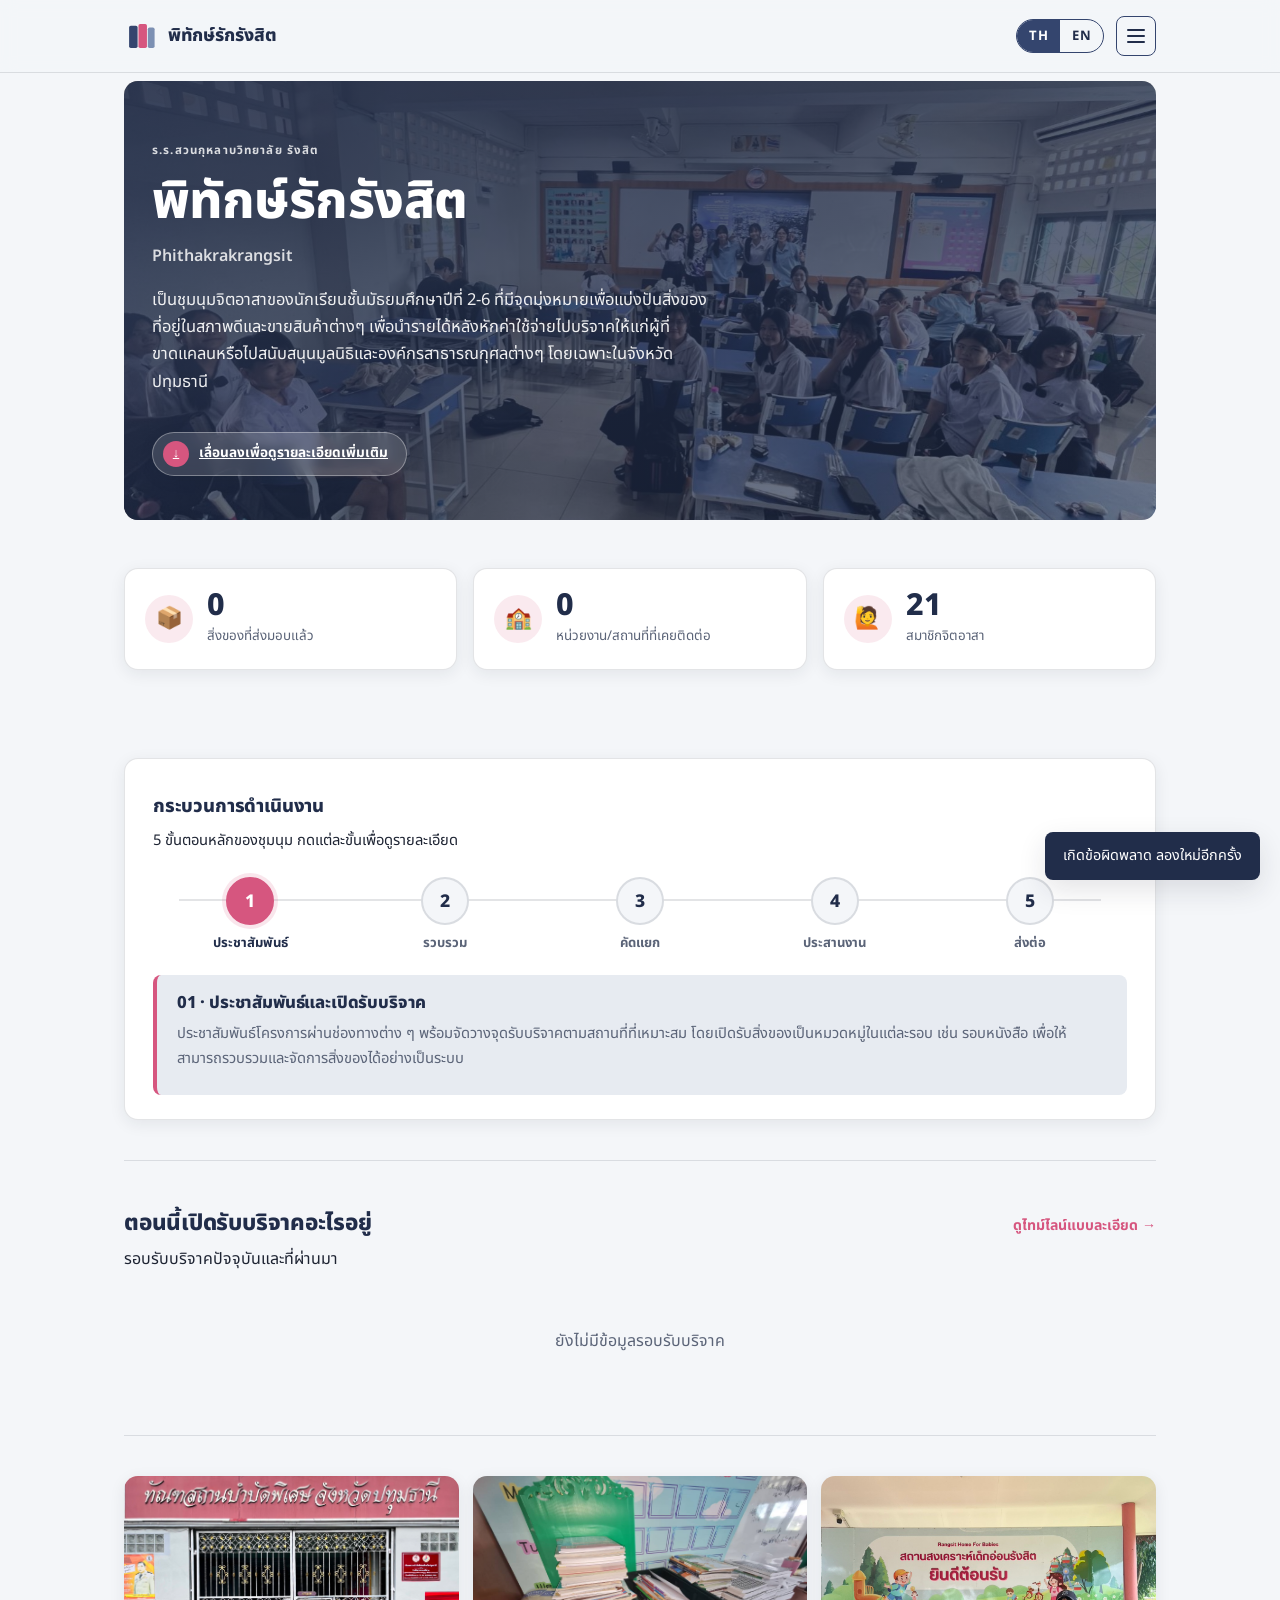
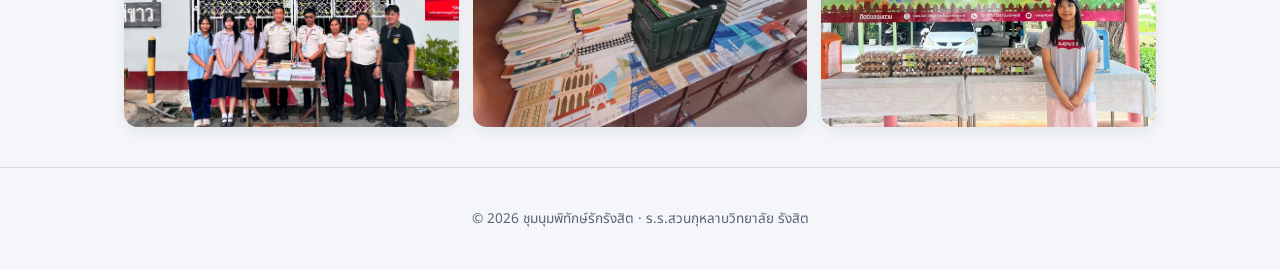
<file: index.html>
<!DOCTYPE html>
<html lang="th">
<head>
<meta charset="UTF-8">
<meta name="viewport" content="width=device-width, initial-scale=1.0">
<title>พิทักษ์รักรังสิต · ระบบจัดการของบริจาค</title>
<link rel="stylesheet" href="assets/css/style.css">
</head>
<body>
<header class="site-header" id="site-header"></header>

<main class="wrap">
  <section class="hero" id="hero-section">
    <img class="hero-bg-photo" src="assets/club-photo.jpg" alt=""
         onload="document.getElementById('hero-section').classList.add('has-photo')"
         onerror="this.remove();">
    <div class="hero-overlay"></div>
    <div class="hero-content">
      <div class="hero-eyebrow" data-i18n="hero_eyebrow"></div>
      <h1 data-i18n="hero_title"></h1>
      <div class="hero-en" data-i18n="hero_en"></div>
      <p class="lede" data-i18n="hero_lede"></p>
      <a class="scroll-cue" href="#stat-section">
        <span class="arrow-circle">↓</span>
        <span data-i18n="scroll_cue"></span>
      </a>
    </div>
  </section>

  <section id="stat-section" class="stat-grid">
    <div class="stat-card" id="stat-card-itemsDelivered">
      <div class="icon">📦</div>
      <div>
        <div class="stat-num" id="stat-num-itemsDelivered">-</div>
        <div class="stat-label" data-i18n="stat_items_delivered"></div>
      </div>
      <div class="stat-edit-form" id="stat-edit-form-itemsDelivered">
        <input type="number" min="0" id="stat-edit-input-itemsDelivered">
        <button class="btn btn-primary btn-sm" data-stat-save="itemsDelivered" data-i18n="save"></button>
        <button class="btn btn-ghost btn-sm" data-stat-cancel="itemsDelivered" data-i18n="cancel"></button>
      </div>
    </div>
    <div class="stat-card" id="stat-card-placesContacted">
      <div class="icon">🏫</div>
      <div>
        <div class="stat-num" id="stat-num-placesContacted">-</div>
        <div class="stat-label" data-i18n="stat_places"></div>
      </div>
      <div class="stat-edit-form" id="stat-edit-form-placesContacted">
        <input type="number" min="0" id="stat-edit-input-placesContacted">
        <button class="btn btn-primary btn-sm" data-stat-save="placesContacted" data-i18n="save"></button>
        <button class="btn btn-ghost btn-sm" data-stat-cancel="placesContacted" data-i18n="cancel"></button>
      </div>
    </div>
    <div class="stat-card" id="stat-card-memberCount">
      <div class="icon">🙋</div>
      <div>
        <div class="stat-num" id="stat-num-memberCount">-</div>
        <div class="stat-label" data-i18n="stat_members"></div>
      </div>
      <div class="stat-edit-form" id="stat-edit-form-memberCount">
        <input type="number" min="0" id="stat-edit-input-memberCount">
        <button class="btn btn-primary btn-sm" data-stat-save="memberCount" data-i18n="save"></button>
        <button class="btn btn-ghost btn-sm" data-stat-cancel="memberCount" data-i18n="cancel"></button>
      </div>
    </div>
  </section>

  <section style="padding-top:0;">
    <div class="members-box">
      <div class="section-title" style="margin-bottom:10px;">
        <h2 style="font-size:1.15rem;" data-i18n="process_title"></h2>
      </div>
      <p class="lede" style="margin:0 0 18px; font-size:0.92rem;" data-i18n="process_lede"></p>
      <div class="process-flow" id="process-flow"><div class="process-rail"></div></div>
      <div class="process-detail" id="process-detail"></div>
    </div>
  </section>

  <hr class="section-divider">

  <section>
    <div class="section-title">
      <h2 data-i18n="drives_title"></h2>
      <a class="see-all" href="timeline.html" data-i18n="see_all"></a>
    </div>
    <p class="lede" data-i18n="drives_lede" style="margin-top:-14px;"></p>
    <div id="admin-add-drive"></div>
    <div id="drives-list"><div class="empty-state">...</div></div>
  </section>

  <hr class="section-divider">

  <section>
    <div class="photo-gallery" id="donation-gallery">
      <img class="gallery-img" src="assets/donation-photo-1.jpg" alt="ภาพการส่งมอบและบริจาค">
      <img class="gallery-img" src="assets/donation-photo-2.jpg" alt="ภาพการส่งมอบและบริจาค">
      <img class="gallery-img" src="assets/donation-photo-3.jpg" alt="ภาพการส่งมอบและบริจาค">
    </div>
  </section>
</main>

<footer class="footer" id="site-footer"></footer>

<script src="assets/js/i18n.js"></script>
<script src="assets/js/api.js"></script>
<script src="assets/js/app.js"></script>
<script>
  renderHeader('home');
  renderFooter();
  const isAdmin = !!getAdminToken();

  /* ---------------- Process flow (5 steps) ---------------- */
  let activeStep = 0;
  function renderProcessFlow(){
    const steps = getProcessSteps();
    const flowEl = document.getElementById('process-flow');
    flowEl.innerHTML = `<div class="process-rail"></div>` + steps.map((s,i)=>`
      <button class="process-step ${i===activeStep?'on':''}" data-step="${i}">
        <span class="num-circle">${i+1}</span>
        <span class="step-label">${s.label}</span>
      </button>`).join('');
    flowEl.querySelectorAll('[data-step]').forEach(b=>{
      b.addEventListener('click', ()=>{ activeStep = Number(b.dataset.step); renderProcessFlow(); renderProcessDetail(); });
    });
  }
  function renderProcessDetail(){
    const steps = getProcessSteps();
    const s = steps[activeStep];
    const bullets = s.bullets ? `<ul>${s.bullets.map(b=>`<li>${b}</li>`).join('')}</ul>` : '';
    document.getElementById('process-detail').innerHTML = `<h3>${String(activeStep+1).padStart(2,'0')} · ${s.title}</h3><p>${s.desc}</p>${bullets}`;
  }
  function onLangChange(){ renderProcessFlow(); renderProcessDetail(); }
  renderProcessFlow();
  renderProcessDetail();

  /* ---------------- Donation drives (compact + expandable) ---------------- */
  function driveCard(d){
    return `<div class="drive-card">
      ${isAdmin ? `<button class="btn btn-outline btn-sm drive-edit" data-edit="${d.id}" data-i18n="edit"></button>` : ''}
      <div class="drive-summary">
        <div class="drive-item">${d.itemType || ''}</div>
        <button class="btn btn-ghost btn-sm" data-toggle-details="${d.id}" data-i18n="view_details"></button>
      </div>
      <div class="drive-details" id="details-${d.id}">
        <div class="drive-row"><b data-i18n="f_dateRange"></b>: ${d.dateStart || ''} – ${d.dateEnd || ''}</div>
        <div class="drive-row"><b data-i18n="f_location"></b>: ${d.location || ''}</div>
        <div class="drive-row"><b data-i18n="f_hours"></b>: ${d.hours || ''}</div>
      </div>
      <div class="edit-form sub-form" id="edit-form-${d.id}">
        <div class="field"><label data-i18n="f_itemType"></label><input class="e-itemType" value="${d.itemType||''}"></div>
        <div class="field"><label data-i18n="f_dateRange"></label>
          <div style="display:flex; gap:8px;"><input class="e-start" value="${d.dateStart||''}"><input class="e-end" value="${d.dateEnd||''}"></div>
        </div>
        <div class="field"><label data-i18n="f_location"></label><input class="e-location" value="${d.location||''}"></div>
        <div class="field"><label data-i18n="f_hours"></label><input class="e-hours" value="${d.hours||''}"></div>
        <button class="btn btn-primary btn-sm" data-save="${d.id}" data-i18n="save"></button>
        <button class="btn btn-ghost btn-sm" data-cancel="${d.id}" data-i18n="cancel"></button>
      </div>
    </div>`;
  }

  async function loadDrives(){
    const res = await apiGet('getDrives', {});
    const drives = (res && res.data) || [];
    const el = document.getElementById('drives-list');
    if(drives.length === 0){ el.innerHTML = `<div class="empty-state" data-i18n="empty_drives"></div>`; applyLang(); return; }
    el.innerHTML = drives.map(driveCard).join('');
    applyLang();
    el.querySelectorAll('[data-toggle-details]').forEach(b=> b.addEventListener('click', ()=>{
      document.getElementById('details-'+b.dataset.toggleDetails).classList.toggle('open');
    }));
    el.querySelectorAll('[data-edit]').forEach(b=> b.addEventListener('click', ()=>{
      document.getElementById('edit-form-'+b.dataset.edit).classList.toggle('open');
    }));
    el.querySelectorAll('[data-cancel]').forEach(b=> b.addEventListener('click', ()=>{
      document.getElementById('edit-form-'+b.dataset.cancel).classList.remove('open');
    }));
    el.querySelectorAll('[data-save]').forEach(b=> b.addEventListener('click', async ()=>{
      const id = b.dataset.save;
      const form = document.getElementById('edit-form-'+id);
      showToast(t('saving'));
      const res = await apiPost('updateDrive', {
        driveId: id,
        itemType: form.querySelector('.e-itemType').value,
        dateStart: form.querySelector('.e-start').value,
        dateEnd: form.querySelector('.e-end').value,
        location: form.querySelector('.e-location').value,
        hours: form.querySelector('.e-hours').value,
      });
      reportSaveResult(res);
      loadDrives();
    }));
  }

  if(isAdmin){
    document.getElementById('admin-add-drive').innerHTML = `
      <button class="add-inline-btn" id="add-drive-btn" data-i18n="add_drive"></button>
      <div class="card sub-form" id="add-drive-form" style="margin-bottom:16px;">
        <div class="field"><label data-i18n="f_itemType"></label><input id="nd-itemType"></div>
        <div class="field"><label data-i18n="f_dateRange"></label>
          <div style="display:flex; gap:8px;"><input id="nd-start" placeholder="24/06/2569"><input id="nd-end" placeholder="24/07/2569"></div>
        </div>
        <div class="field"><label data-i18n="f_location"></label><input id="nd-location"></div>
        <div class="field"><label data-i18n="f_hours"></label><input id="nd-hours"></div>
        <button class="btn btn-primary btn-sm" id="nd-save" data-i18n="save"></button>
      </div>`;
    applyLang();
    document.getElementById('add-drive-btn').addEventListener('click', ()=>{
      document.getElementById('add-drive-form').classList.toggle('open');
    });
    document.getElementById('nd-save').addEventListener('click', async ()=>{
      showToast(t('saving'));
      const res = await apiPost('addDrive', {
        itemType: document.getElementById('nd-itemType').value,
        dateStart: document.getElementById('nd-start').value,
        dateEnd: document.getElementById('nd-end').value,
        location: document.getElementById('nd-location').value,
        hours: document.getElementById('nd-hours').value,
      });
      reportSaveResult(res);
      document.getElementById('add-drive-form').classList.remove('open');
      loadDrives();
    });
  }

  const STAT_KEYS = ['itemsDelivered', 'placesContacted', 'memberCount'];
  const STAT_DEFAULTS = { itemsDelivered: '0', placesContacted: '0', memberCount: '21' };

  async function load(){
    loadDrives();

    const stats = await apiGet('getStats');
    STAT_KEYS.forEach(key => {
      const val = (stats && stats.data && stats.data[key] !== undefined) ? stats.data[key] : STAT_DEFAULTS[key];
      document.getElementById('stat-num-' + key).textContent = val;
    });
  }
  load();

  /* ---------------- All 3 homepage stats: freely editable, no sheet linkage ---------------- */
  if(isAdmin){
    STAT_KEYS.forEach(key => {
      const card = document.getElementById('stat-card-' + key);
      const editBtn = document.createElement('button');
      editBtn.className = 'stat-edit-btn';
      editBtn.textContent = '✎';
      editBtn.setAttribute('aria-label', t('edit'));
      card.appendChild(editBtn);
      const form = document.getElementById('stat-edit-form-' + key);
      const input = document.getElementById('stat-edit-input-' + key);
      const numEl = document.getElementById('stat-num-' + key);
      editBtn.addEventListener('click', ()=>{
        input.value = numEl.textContent;
        form.classList.add('open');
      });
      form.querySelector('[data-stat-cancel]').addEventListener('click', ()=> form.classList.remove('open'));
      form.querySelector('[data-stat-save]').addEventListener('click', async ()=>{
        const val = input.value;
        showToast(t('saving'));
        const res = await apiPost('updateStat', { key, value: val });
        if(reportSaveResult(res)) numEl.textContent = val;
        form.classList.remove('open');
      });
    });
  }

  /* ---------------- Donation photo gallery (falls back to placeholder if no photos yet) ---------------- */
  (function(){
    const gallery = document.getElementById('donation-gallery');
    const imgs = Array.from(gallery.querySelectorAll('img'));
    let failed = 0;
    imgs.forEach(img=>{
      img.addEventListener('error', ()=>{
        img.remove();
        failed++;
        if(failed === imgs.length){
          gallery.outerHTML = `<div class="photo-placeholder" style="background: linear-gradient(135deg, var(--rust) 0%, var(--slate) 100%);"><div class="ph-icon">🤝</div><div class="ph-label" data-i18n="ph_donation_label"></div></div>`;
          applyLang();
        }
      });
    });
  })();
</script>
</body>
</html>
</file>
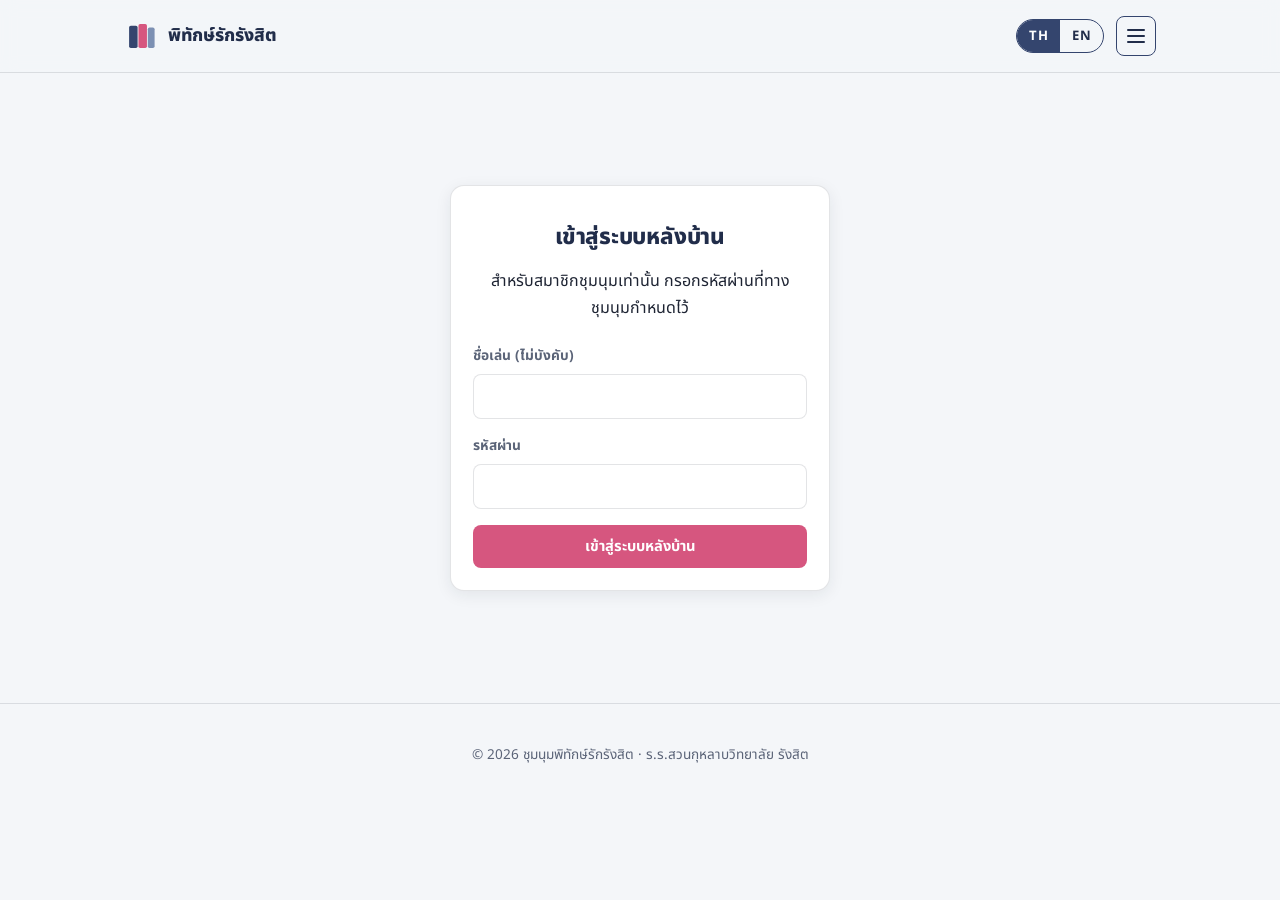
<file: finance.html>
<!DOCTYPE html>
<html lang="th">
<head>
<meta charset="UTF-8">
<meta name="viewport" content="width=device-width, initial-scale=1.0">
<title>การเงิน · พิทักษ์รักรังสิต</title>
<link rel="stylesheet" href="assets/css/style.css">
</head>
<body>
<header class="site-header" id="site-header"></header>

<main class="wrap" style="padding-top:32px;">
  <h1 style="font-size:1.6rem;" data-i18n="finance_title"></h1>
  <p class="lede" data-i18n="finance_lede"></p>

  <div class="tabs">
    <button class="tab-btn on" data-tab="orders" data-i18n="finance_tab_orders"></button>
    <button class="tab-btn" data-tab="other" data-i18n="finance_tab_other"></button>
    <button class="tab-btn" data-tab="donation" data-i18n="finance_tab_donation"></button>
  </div>

  <!-- 1. Order approval -->
  <section class="tab-panel on" id="panel-orders">
    <div class="section-title"><h2 style="font-size:1.1rem;" data-i18n="orders_title"></h2></div>
    <div id="orders-list"></div>
  </section>

  <!-- 2. Other income -->
  <section class="tab-panel" id="panel-other">
    <div class="card" style="max-width:520px;">
      <h2 style="font-size:1.1rem;" data-i18n="other_income_title"></h2>
      <form id="other-form">
        <div class="checkbox-row">
          <input type="checkbox" id="oi-isweight">
          <label for="oi-isweight" data-i18n="is_weight_sale"></label>
        </div>
        <div class="field" id="oi-pick-field" style="display:none;">
          <label data-i18n="f_pickItem"></label>
          <select id="oi-item"></select>
        </div>
        <div class="field"><label data-i18n="f_donor"></label><input id="oi-donor" required></div>
        <div class="field"><label data-i18n="f_amount"></label><input id="oi-amount" type="number" min="0" required></div>
        <div class="field"><label data-i18n="f_note"></label><textarea id="oi-note"></textarea></div>
        <div class="field"><label data-i18n="f_slip"></label><input type="file" accept="image/*" id="oi-slip-file"></div>
        <button class="btn btn-primary" type="submit" data-i18n="f_add"></button>
      </form>
    </div>
  </section>

  <!-- 3. Post-sale donation -->
  <section class="tab-panel" id="panel-donation">
    <div class="card" style="max-width:520px;">
      <h2 style="font-size:1.1rem;" data-i18n="finance_donation_title"></h2>
      <form id="donation-form">
        <div class="field"><label data-i18n="f_amount"></label><input id="fd-amount" type="number" min="0" required></div>
        <div class="field"><label data-i18n="f_dest"></label><input id="fd-dest" required></div>
        <div class="field"><label data-i18n="f_donationBy"></label><input id="fd-by" required></div>
        <button class="btn btn-primary" type="submit" data-i18n="f_add"></button>
      </form>
    </div>
  </section>

  <hr class="section-divider" style="margin:36px 0;">
  <div class="section-title"><h2 style="font-size:1.1rem;" data-i18n="finance_ledger_title"></h2></div>
  <div id="finance-summary" style="margin-bottom:16px;"></div>
  <div id="finance-ledger"></div>
</main>

<footer class="footer" id="site-footer"></footer>

<script src="assets/js/i18n.js"></script>
<script src="assets/js/api.js"></script>
<script src="assets/js/app.js"></script>
<script>
  requireAdmin('login.html');
  renderHeader('finance');
  renderFooter();

  document.querySelectorAll('.tab-btn').forEach(btn=>{
    btn.addEventListener('click', ()=>{
      document.querySelectorAll('.tab-btn').forEach(b=>b.classList.remove('on'));
      document.querySelectorAll('.tab-panel').forEach(p=>p.classList.remove('on'));
      btn.classList.add('on');
      document.getElementById('panel-'+btn.dataset.tab).classList.add('on');
    });
  });

  /* ---- 1. Orders ---- */
  function orderEditForm(o){
    return `<div class="sub-form" id="oedit-${o.id}">
      <div class="field"><label data-i18n="f_name"></label><input class="oe-name" value="${o.name||''}"></div>
      <div class="field"><label data-i18n="f_contact"></label><input class="oe-contact" value="${o.contact||''}"></div>
      <div class="field"><label data-i18n="f_address"></label><textarea class="oe-address">${o.address||''}</textarea></div>
      <button class="btn btn-primary btn-sm" data-osave="${o.id}" data-i18n="save"></button>
      <button class="btn btn-ghost btn-sm" data-ocancel="${o.id}" data-i18n="cancel"></button>
    </div>`;
  }
  async function loadOrders(){
    const [ordersRes, stockRes] = await Promise.all([apiGet('getOrders', {}), apiGet('getStock', {})]);
    const list = document.getElementById('orders-list');
    const orders = (ordersRes && ordersRes.data) || [];
    const stockById = {};
    ((stockRes && stockRes.data) || []).forEach(s => { stockById[s.id] = s; });
    if(orders.length === 0){ list.innerHTML = `<div class="empty-state">-</div>`; return; }
    list.innerHTML = orders.map(o => {
      const itemTitle = (stockById[o.itemId] && (stockById[o.itemId].title || stockById[o.itemId].category)) || o.itemId;
      const status = o.status || 'pending';
      const statusLabel = { pending: t('status_pending'), approved: t('approve'), shipped: t('status_shipped'), rejected: t('reject') }[status] || status;
      return `
      <div class="card" style="margin-bottom:14px;">
        <div style="display:flex; justify-content:space-between; gap:16px; flex-wrap:wrap;">
          <div>
            <div style="font-weight:700;">${o.name} - ${itemTitle}</div>
            <div style="color:var(--ink-soft); font-size:0.88rem;">${o.contact || ''} · ฿${o.price ?? ''} · ${o.address || ''}</div>
            ${o.slip ? `<a href="${o.slip}" target="_blank" style="font-size:0.85rem; color:var(--rust);">slip →</a>` : ''}
          </div>
          <div style="display:flex; gap:8px; align-items:center; flex-wrap:wrap;">
            <span class="badge ${status}">${statusLabel}</span>
            ${status === 'pending' ? `
              <button class="btn btn-primary btn-sm" data-act="approve" data-id="${o.id}">${t('approve')}</button>
              <button class="btn btn-ghost btn-sm" data-act="reject" data-id="${o.id}">${t('reject')}</button>` : ''}
            ${status === 'approved' ? `
              <button class="btn btn-primary btn-sm" data-act="ship" data-id="${o.id}">${t('mark_shipped')}</button>` : ''}
            <button class="btn btn-ghost btn-sm" data-oedit-toggle="${o.id}" data-i18n="edit"></button>
            <button class="btn btn-ghost btn-sm" data-odelete="${o.id}" data-i18n="delete"></button>
          </div>
        </div>
        ${orderEditForm(o)}
      </div>`;
    }).join('');
    applyLang();
    list.querySelectorAll('button[data-act]').forEach(b=>{
      b.addEventListener('click', async ()=>{
        const action = b.dataset.act === 'approve' ? 'approveOrder' : b.dataset.act === 'ship' ? 'markShipped' : 'rejectOrder';
        showToast(t('saving'));
        const res = await apiPost(action, { orderId: b.dataset.id });
        reportSaveResult(res);
        loadOrders(); loadFinance();
      });
    });
    list.querySelectorAll('[data-oedit-toggle]').forEach(b=> b.addEventListener('click', ()=>{
      document.getElementById('oedit-'+b.dataset.oeditToggle).classList.toggle('open');
    }));
    list.querySelectorAll('[data-ocancel]').forEach(b=> b.addEventListener('click', ()=>{
      document.getElementById('oedit-'+b.dataset.ocancel).classList.remove('open');
    }));
    list.querySelectorAll('[data-osave]').forEach(b=> b.addEventListener('click', async ()=>{
      const id = b.dataset.osave;
      const form = document.getElementById('oedit-'+id);
      showToast(t('saving'));
      const res = await apiPost('updateOrder', {
        orderId: id,
        name: form.querySelector('.oe-name').value,
        contact: form.querySelector('.oe-contact').value,
        address: form.querySelector('.oe-address').value,
      });
      reportSaveResult(res); loadOrders();
    }));
    list.querySelectorAll('[data-odelete]').forEach(b=> b.addEventListener('click', async ()=>{
      if(!confirm(t('confirm_delete'))) return;
      const res = await apiPost('deleteOrder', { orderId: b.dataset.odelete });
      reportSaveResult(res); loadOrders();
    }));
  }

  /* ---- 2. Other income ---- */
  document.getElementById('oi-isweight').addEventListener('change', async (e)=>{
    document.getElementById('oi-pick-field').style.display = e.target.checked ? 'block' : 'none';
    if(e.target.checked){
      const res = await apiGet('getStock', {});
      const items = ((res && res.data) || []).filter(i => i.action === 'weight');
      const sel = document.getElementById('oi-item');
      sel.innerHTML = items.map(i => `<option value="${i.id}">${i.title || i.category}</option>`).join('') || `<option value="">-</option>`;
    }
  });
  document.getElementById('other-form').addEventListener('submit', async (e)=>{
    e.preventDefault();
    const submitBtn = e.target.querySelector('button[type="submit"]');
    submitBtn.disabled = true;
    const isWeight = document.getElementById('oi-isweight').checked;
    const slipUrl = await uploadPhotoIfAny(document.getElementById('oi-slip-file'));
    showToast(t('saving'));
    const res = await apiPost('addOtherIncome', {
      isWeightSale: isWeight,
      itemId: isWeight ? document.getElementById('oi-item').value : '',
      donor: document.getElementById('oi-donor').value,
      amount: Number(document.getElementById('oi-amount').value || 0),
      note: document.getElementById('oi-note').value,
      slip: slipUrl,
    });
    submitBtn.disabled = false;
    reportSaveResult(res);
    document.getElementById('other-form').reset();
    document.getElementById('oi-pick-field').style.display = 'none';
    loadFinance();
  });

  /* ---- 3. Post-sale donation ---- */
  document.getElementById('donation-form').addEventListener('submit', async (e)=>{
    e.preventDefault();
    showToast(t('saving'));
    const res = await apiPost('addPostSaleDonation', {
      amount: Number(document.getElementById('fd-amount').value || 0),
      destination: document.getElementById('fd-dest').value,
      donor: document.getElementById('fd-by').value,
    });
    reportSaveResult(res);
    document.getElementById('donation-form').reset();
    loadFinance();
  });

  /* ---- Ledger ---- */
  async function loadFinance(){
    const res = await apiGet('getFinance', {});
    const rows = (res && res.data) || [];
    const el = document.getElementById('finance-ledger');
    const summaryEl = document.getElementById('finance-summary');
    const income = rows.filter(r => r.type === 'order' || r.type === 'other').reduce((s,r)=> s + Number(r.amount||0), 0);
    const expense = rows.filter(r => r.type === 'donation').reduce((s,r)=> s + Number(r.amount||0), 0);
    const net = income - expense;
    if(rows.length === 0){
      el.innerHTML = `<div class="empty-state">-</div>`;
      summaryEl.innerHTML = '';
      return;
    }
    summaryEl.innerHTML = `<div class="stat-grid" style="margin:0;">
      <div class="stat-card"><div class="icon" style="background:rgba(62,133,119,0.14); color:var(--sage);">+</div>
        <div><div class="stat-num" style="color:var(--sage); font-size:1.5rem;">฿${income.toLocaleString()}</div><div class="stat-label">${t('total_income')}</div></div></div>
      <div class="stat-card"><div class="icon" style="background:rgba(192,57,43,0.12); color:var(--danger);">-</div>
        <div><div class="stat-num" style="color:var(--danger); font-size:1.5rem;">฿${expense.toLocaleString()}</div><div class="stat-label">${t('total_expense')}</div></div></div>
      <div class="stat-card"><div class="icon">=</div>
        <div><div class="stat-num" style="font-size:1.5rem;">฿${net.toLocaleString()}</div><div class="stat-label">${t('net_balance')}</div></div></div>
    </div>`;
    const typeLabel = { order: t('type_order'), other: t('type_other'), donation: t('type_donation') };
    el.innerHTML = `<div class="card"><table style="width:100%; border-collapse:collapse; font-size:0.9rem;">
      <thead><tr style="text-align:left; border-bottom:1px solid var(--line);">
        <th style="padding:6px;">${t('f_date')}</th><th>${t('f_type')}</th><th>${t('f_donor')}</th><th>${t('f_amount')}</th><th>${t('f_dest')}</th><th></th>
      </tr></thead>
      <tbody>${rows.map(r=>`<tr style="border-bottom:1px solid var(--line);">
        <td style="padding:6px;">${r.date||''}</td><td>${typeLabel[r.type]||r.type||''}</td><td>${r.donor||''}</td>
        <td style="color:${r.type==='donation' ? 'var(--danger)' : 'var(--sage)'};">${r.type==='donation'?'-':'+'}฿${r.amount||0}</td><td>${r.destination||''}</td>
        <td><button class="btn btn-ghost btn-sm" data-fdelete="${r.id}" data-i18n="delete"></button></td>
      </tr>`).join('')}</tbody>
    </table></div>`;
    applyLang();
    el.querySelectorAll('[data-fdelete]').forEach(b=> b.addEventListener('click', async ()=>{
      if(!confirm(t('confirm_delete'))) return;
      const res = await apiPost('deleteFinanceEntry', { financeId: b.dataset.fdelete });
      reportSaveResult(res); loadFinance();
    }));
  }

  loadOrders();
  loadFinance();
</script>
</body>
</html>
</file>
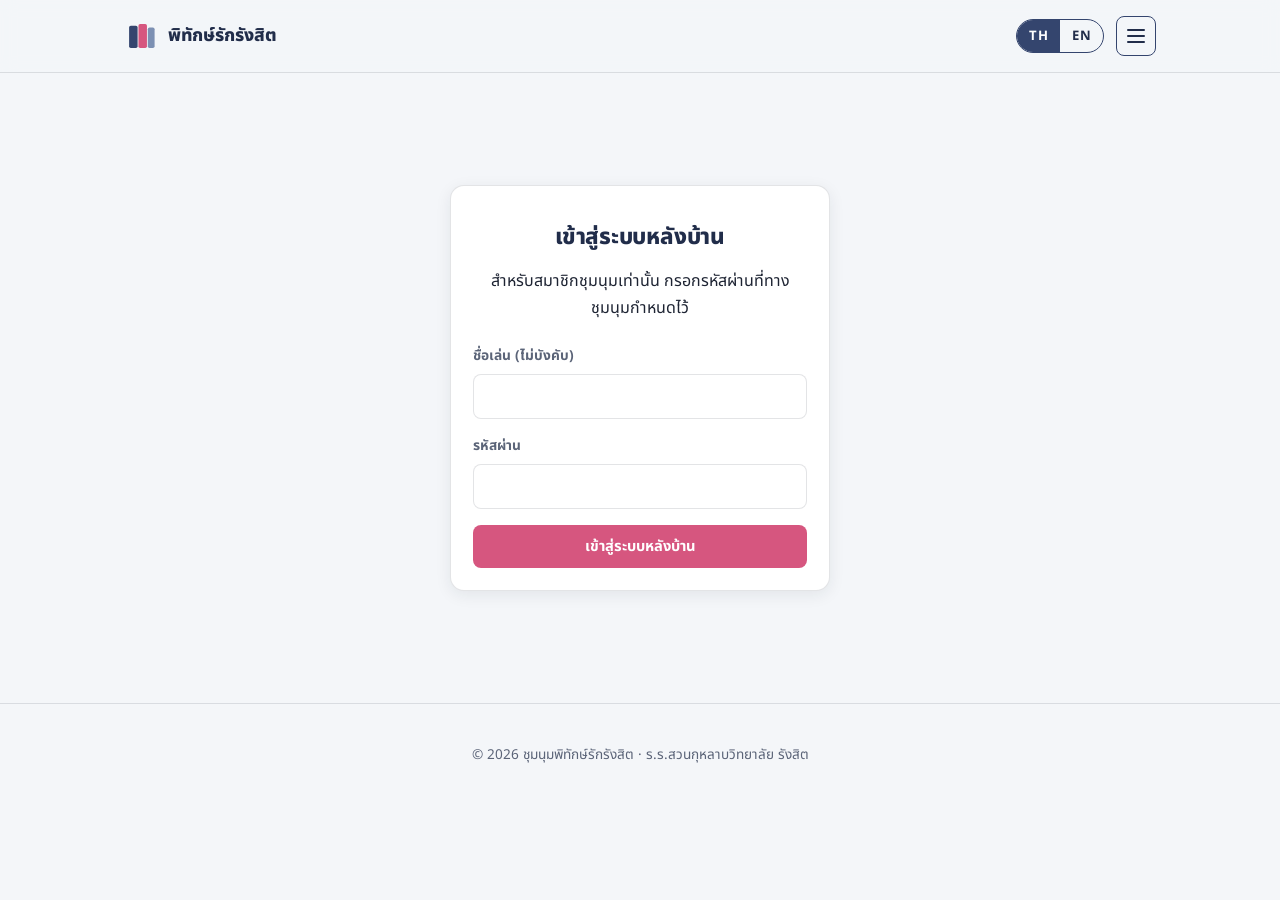
<file: login.html>
<!DOCTYPE html>
<html lang="th">
<head>
<meta charset="UTF-8">
<meta name="viewport" content="width=device-width, initial-scale=1.0">
<title>เข้าสู่ระบบหลังบ้าน — พิทักษ์รักษ์รังสิต</title>
<link rel="stylesheet" href="assets/css/style.css">
</head>
<body>
<header class="site-header" id="site-header"></header>

<main class="wrap" style="display:flex; align-items:center; justify-content:center; min-height:70vh;">
  <div class="card" style="max-width:380px; width:100%;">
    <h1 style="font-size:1.4rem; text-align:center;" data-i18n="login_title"></h1>
    <p class="lede" data-i18n="login_lede" style="margin-bottom:24px; text-align:center;"></p>

    <form id="login-form">
      <div class="field"><label data-i18n="f_nickname"></label><input id="lg-name"></div>
      <div class="field"><label data-i18n="f_password"></label><input id="lg-password" type="password" required></div>
      <button class="btn btn-primary" type="submit" style="width:100%;" data-i18n="nav_login"></button>
    </form>
  </div>
</main>

<footer class="footer" id="site-footer"></footer>

<script src="assets/js/i18n.js"></script>
<script src="assets/js/api.js"></script>
<script src="assets/js/app.js"></script>
<script>
  renderHeader('');
  renderFooter();

  document.getElementById('login-form').addEventListener('submit', async (e)=>{
    e.preventDefault();
    const submitBtn = e.target.querySelector('button[type="submit"]');
    submitBtn.disabled = true;
    const res = await apiPost('login', { password: document.getElementById('lg-password').value });
    submitBtn.disabled = false;
    if(res && res.ok && res.token){
      const name = document.getElementById('lg-name').value.trim() || 'เจ้าหน้าที่';
      setAdminSession(res.token, { name });
      window.location.href = 'index.html';
    } else {
      showToast(t('login_denied'));
    }
  });
</script>
</body>
</html>
</file>
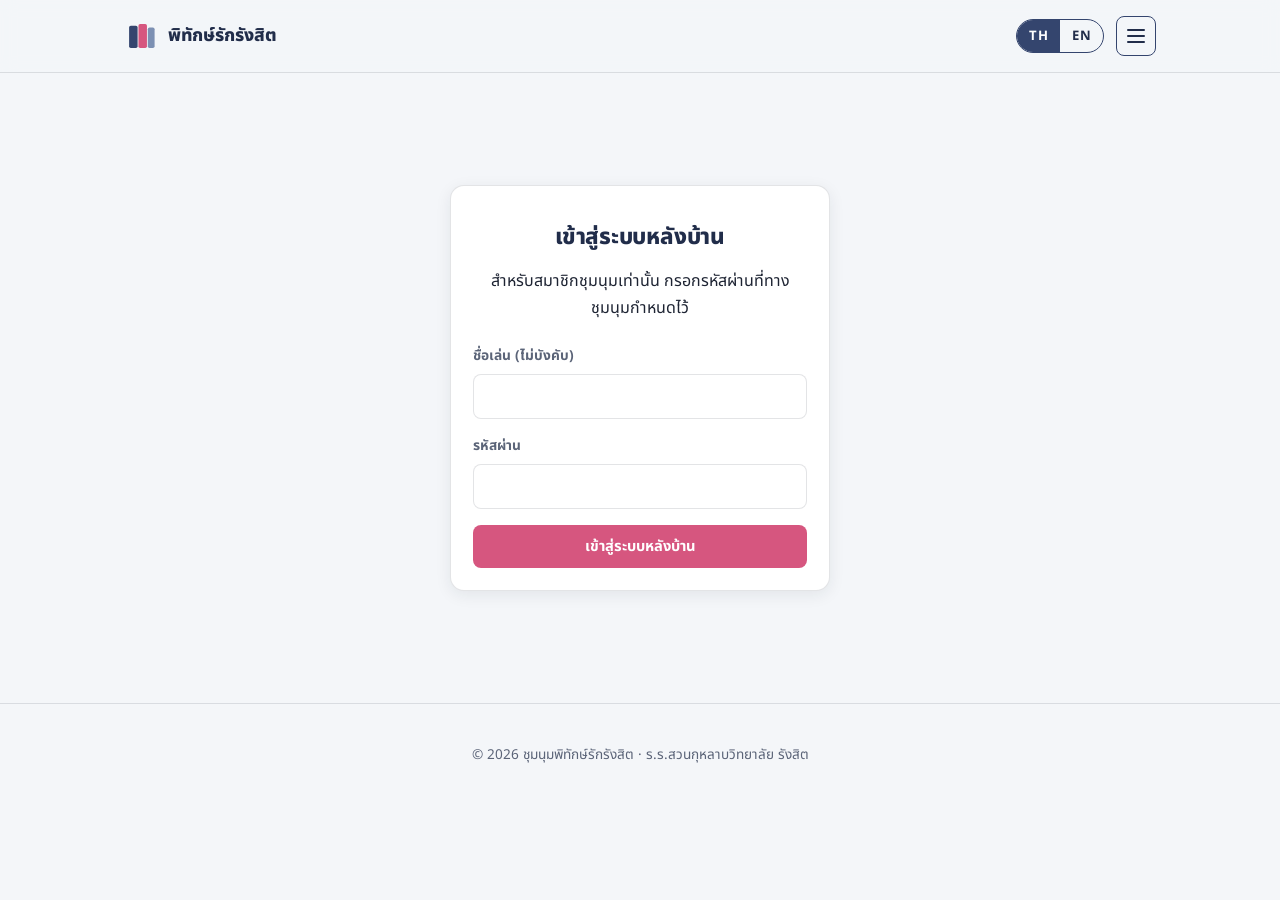
<file: stock.html>
<!DOCTYPE html>
<html lang="th">
<head>
<meta charset="UTF-8">
<meta name="viewport" content="width=device-width, initial-scale=1.0">
<title>สต็อกของบริจาค · พิทักษ์รักรังสิต</title>
<link rel="stylesheet" href="assets/css/style.css">
</head>
<body>
<header class="site-header" id="site-header"></header>

<main class="wrap" style="padding-top:32px;">
  <h1 style="font-size:1.6rem;" data-i18n="stock_title"></h1>
  <p class="lede" data-i18n="stock_lede"></p>

  <div class="card" style="margin-bottom:28px;">
    <h2 style="font-size:1.1rem;" data-i18n="stock_upload_title"></h2>
    <form id="stock-form">
      <div class="field"><label data-i18n="f_photo"></label><input type="file" accept="image/*" id="s-photo-file"></div>
      <div class="field"><label data-i18n="f_title"></label><input id="s-title" required></div>
      <div class="field"><label data-i18n="f_category"></label><input id="s-category" required></div>
      <div class="field"><label data-i18n="f_qty"></label><input id="s-qty" type="number" min="1" value="1" required></div>
      <div class="field">
        <label data-i18n="f_sellable"></label>
        <div class="radio-row">
          <label><input type="radio" name="sellable" value="yes" checked> <span data-i18n="opt_sellable"></span></label>
          <label><input type="radio" name="sellable" value="no"> <span data-i18n="opt_unsellable"></span></label>
        </div>
      </div>
      <div class="field" id="price-field"><label data-i18n="f_price"></label><input id="s-price" type="number" min="0"></div>
      <button class="btn btn-primary" type="submit" data-i18n="f_add"></button>
    </form>
  </div>

  <div class="section-title"><h2 style="font-size:1.1rem;" data-i18n="stock_sellable_title"></h2></div>
  <div id="stock-sellable" class="grid" style="margin-bottom:32px;"></div>

  <div class="section-title"><h2 style="font-size:1.1rem;" data-i18n="stock_unsellable_title"></h2></div>
  <div id="stock-unsellable" class="grid"></div>
</main>

<footer class="footer" id="site-footer"></footer>

<script src="assets/js/i18n.js"></script>
<script src="assets/js/api.js"></script>
<script src="assets/js/app.js"></script>
<script>
  requireAdmin('login.html');
  renderHeader('stock');
  renderFooter();

  document.querySelectorAll('input[name="sellable"]').forEach(r=>{
    r.addEventListener('change', ()=>{
      document.getElementById('price-field').style.display =
        document.querySelector('input[name="sellable"]:checked').value === 'yes' ? 'block' : 'none';
    });
  });

  function editForm(item){
    return `<div class="sub-form" id="edit-${item.id}">
      <div class="field"><label data-i18n="f_photo"></label><input type="file" accept="image/*" class="e-photo-file"></div>
      <div class="field"><label data-i18n="f_title"></label><input class="e-title" value="${item.title||''}"></div>
      <div class="field"><label data-i18n="f_category"></label><input class="e-category" value="${item.category||''}"></div>
      <div class="field"><label data-i18n="f_qty"></label><input class="e-qty" type="number" min="1" value="${item.quantity||1}"></div>
      ${item.sellable ? `<div class="field"><label data-i18n="f_price"></label><input class="e-price" type="number" min="0" value="${item.price||0}"></div>` : ''}
      <button class="btn btn-primary btn-sm" data-save-edit="${item.id}" data-i18n="save"></button>
      <button class="btn btn-ghost btn-sm" data-cancel-edit="${item.id}" data-i18n="cancel"></button>
    </div>`;
  }

  function sellableCard(item){
    const available = Number(item.quantity||0) - Number(item.soldCount||0) - Number(item.reservedCount||0);
    const reserved = Number(item.reservedCount||0);
    const div = document.createElement('div');
    div.className = 'book-card';
    div.innerHTML = `
      <div class="thumb ${item.photo?'':'empty'}">${item.photo ? `<img src="${item.photo}">` : 'no photo'}</div>
      <div class="info">
        <div class="title">${item.title || item.category || ''}</div>
        <div class="price">฿${item.price || 0}</div>
        <span class="qty-badge ${available>0 ? 'qty-available' : 'qty-soldout'}">${available>0 ? t('left_count',{n:available}) : t('sold_out')} ${reserved>0 ? t('reserved_note',{n:reserved}) : ''}</span>
        <div class="sub-form" id="record-${item.id}">
          <div class="field"><label data-i18n="f_outcomeQty"></label><input type="number" min="1" max="${available}" class="rq" value="1"></div>
          <div class="field"><label data-i18n="f_dest"></label><input class="rdest"></div>
          <div class="field"><label data-i18n="f_donateDate"></label><input class="rdate" type="date"></div>
          <button class="btn btn-outline btn-sm" data-record="${item.id}" data-i18n="record_sale_btn"></button>
        </div>
        <div class="stock-actions">
          ${available>0 ? `<button class="btn btn-ghost btn-sm" data-toggle="${item.id}" data-i18n="record_sale_title"></button>` : ''}
          <button class="btn btn-ghost btn-sm" data-toggle-edit="${item.id}" data-i18n="edit"></button>
          <button class="btn btn-ghost btn-sm" data-delete="${item.id}" data-i18n="delete"></button>
        </div>
        ${editForm(item)}
      </div>`;
    return div;
  }
  function unsellableCard(item){
    const div = document.createElement('div');
    div.className = 'book-card';
    div.innerHTML = `
      <div class="thumb ${item.photo?'':'empty'}">${item.photo ? `<img src="${item.photo}">` : 'no photo'}</div>
      <div class="info">
        <div class="title">${item.title || item.category || ''}</div>
        <span class="qty-badge qty-available">${t('left_count',{n:Number(item.quantity||0)-Number(item.soldCount||0)})}</span>
        ${item.action ? `<span class="badge neutral">${item.action === 'donate' ? t('opt_donate_direct') : t('opt_weight_sale')}</span>` : `
        <div class="stock-actions">
          <button class="btn btn-outline btn-sm" data-donate="${item.id}" data-i18n="opt_donate_direct"></button>
          <button class="btn btn-outline btn-sm" data-weight="${item.id}" data-i18n="opt_weight_sale"></button>
        </div>
        <div class="sub-form" id="donate-form-${item.id}">
          <div class="field"><label data-i18n="f_donateDest"></label><input class="dd-dest"></div>
          <div class="field"><label data-i18n="f_donateDate"></label><input class="dd-date" type="date"></div>
          <div class="field"><label data-i18n="f_proofPhoto"></label><input type="file" accept="image/*" class="dd-proof-file"></div>
          <button class="btn btn-primary btn-sm" data-confirm-donate="${item.id}" data-i18n="confirm_donate"></button>
        </div>`}
        <div class="stock-actions">
          <button class="btn btn-ghost btn-sm" data-toggle-edit="${item.id}" data-i18n="edit"></button>
          <button class="btn btn-ghost btn-sm" data-delete="${item.id}" data-i18n="delete"></button>
        </div>
        ${editForm(item)}
      </div>`;
    return div;
  }

  function wireCommon(scopeEl){
    scopeEl.querySelectorAll('[data-toggle-edit]').forEach(b=> b.addEventListener('click', ()=>{
      document.getElementById('edit-'+b.dataset.toggleEdit).classList.toggle('open');
    }));
    scopeEl.querySelectorAll('[data-cancel-edit]').forEach(b=> b.addEventListener('click', ()=>{
      document.getElementById('edit-'+b.dataset.cancelEdit).classList.remove('open');
    }));
    scopeEl.querySelectorAll('[data-save-edit]').forEach(b=> b.addEventListener('click', async ()=>{
      const id = b.dataset.saveEdit;
      const form = document.getElementById('edit-'+id);
      const newPhoto = await uploadPhotoIfAny(form.querySelector('.e-photo-file'));
      showToast(t('saving'));
      const priceEl = form.querySelector('.e-price');
      const res = await apiPost('updateStockItem', {
        itemId: id,
        photo: newPhoto || undefined,
        title: form.querySelector('.e-title').value,
        category: form.querySelector('.e-category').value,
        quantity: Number(form.querySelector('.e-qty').value || 1),
        price: priceEl ? Number(priceEl.value || 0) : undefined,
      });
      reportSaveResult(res); loadStock();
    }));
    scopeEl.querySelectorAll('[data-delete]').forEach(b=> b.addEventListener('click', async ()=>{
      if(!confirm(t('confirm_delete'))) return;
      const res = await apiPost('deleteStockItem', { itemId: b.dataset.delete });
      if(res && res.ok === false && res.error === 'has_history'){
        showToast(t('delete_blocked_history'));
      }
      loadStock();
    }));
  }

  async function loadStock(){
    const res = await apiGet('getStock', {});
    const items = (res && res.data) || [];
    const sellEl = document.getElementById('stock-sellable');
    const unsellEl = document.getElementById('stock-unsellable');
    sellEl.innerHTML = ''; unsellEl.innerHTML = '';
    const sellable = items.filter(i=> i.sellable === true || i.sellable === 'TRUE');
    const unsellable = items.filter(i=> !(i.sellable === true || i.sellable === 'TRUE'));
    if(sellable.length===0) sellEl.innerHTML = `<div class="empty-state">-</div>`;
    if(unsellable.length===0) unsellEl.innerHTML = `<div class="empty-state">-</div>`;
    sellable.forEach(it => sellEl.appendChild(sellableCard(it)));
    unsellable.forEach(it => unsellEl.appendChild(unsellableCard(it)));
    applyLang();
    wireCommon(sellEl); wireCommon(unsellEl);

    sellEl.querySelectorAll('[data-toggle]').forEach(b=> b.addEventListener('click', ()=>{
      document.getElementById('record-'+b.dataset.toggle).classList.toggle('open');
    }));
    sellEl.querySelectorAll('[data-record]').forEach(b=> b.addEventListener('click', async ()=>{
      const id = b.dataset.record;
      const scope = document.getElementById('record-'+id);
      const qty = Number(scope.querySelector('.rq').value || 1);
      const destination = scope.querySelector('.rdest').value;
      const date = scope.querySelector('.rdate').value;
      showToast(t('saving'));
      const res = await apiPost('recordSale', { itemId: id, qty, destination, date });
      reportSaveResult(res); loadStock();
    }));
    unsellEl.querySelectorAll('[data-donate]').forEach(b=> b.addEventListener('click', ()=>{
      document.getElementById('donate-form-'+b.dataset.donate).classList.toggle('open');
    }));
    unsellEl.querySelectorAll('[data-confirm-donate]').forEach(b=> b.addEventListener('click', async ()=>{
      const id = b.dataset.confirmDonate;
      const form = document.getElementById('donate-form-'+id);
      b.disabled = true;
      const proofPhoto = await uploadPhotoIfAny(form.querySelector('.dd-proof-file'));
      showToast(t('saving'));
      const res = await apiPost('setStockAction', {
        itemId: id, action: 'donate',
        destination: form.querySelector('.dd-dest').value,
        date: form.querySelector('.dd-date').value,
        proofPhoto,
      });
      b.disabled = false;
      reportSaveResult(res); loadStock();
    }));
    unsellEl.querySelectorAll('[data-weight]').forEach(b=> b.addEventListener('click', async ()=>{
      showToast(t('saving'));
      const res = await apiPost('setStockAction', { itemId: b.dataset.weight, action: 'weight' });
      reportSaveResult(res, t('marked_weight')); loadStock();
    }));
  }

  document.getElementById('stock-form').addEventListener('submit', async (e)=>{
    e.preventDefault();
    const submitBtn = e.target.querySelector('button[type="submit"]');
    submitBtn.disabled = true;
    const sellable = document.querySelector('input[name="sellable"]:checked').value === 'yes';
    const photoUrl = await uploadPhotoIfAny(document.getElementById('s-photo-file'));
    showToast(t('saving'));
    const res = await apiPost('addStockItem', {
      photo: photoUrl,
      title: document.getElementById('s-title').value,
      category: document.getElementById('s-category').value,
      quantity: Number(document.getElementById('s-qty').value || 1),
      sellable,
      price: sellable ? Number(document.getElementById('s-price').value || 0) : 0,
    });
    submitBtn.disabled = false;
    reportSaveResult(res);
    document.getElementById('stock-form').reset();
    loadStock();
  });

  loadStock();
</script>
</body>
</html>
</file>
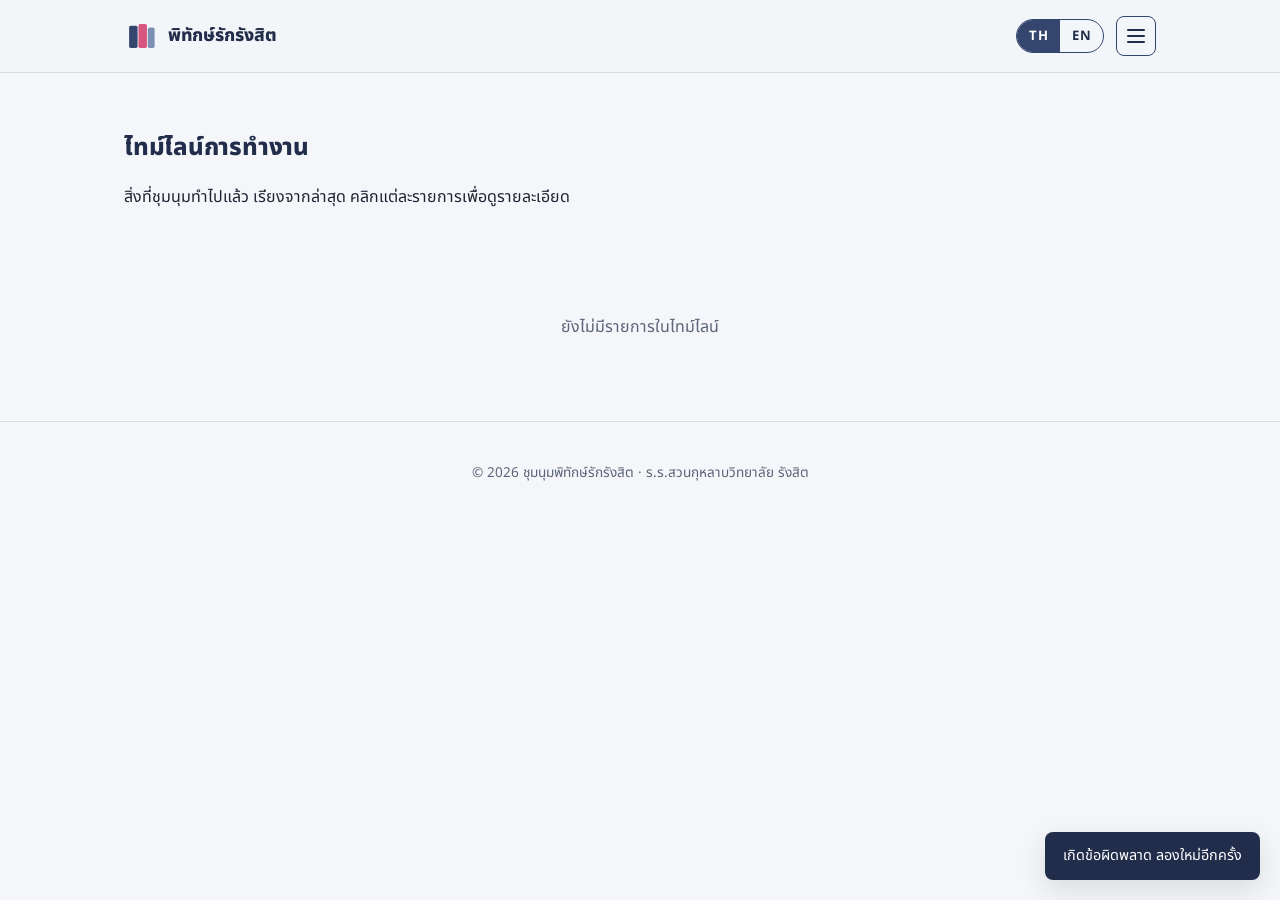
<file: timeline.html>
<!DOCTYPE html>
<html lang="th">
<head>
<meta charset="UTF-8">
<meta name="viewport" content="width=device-width, initial-scale=1.0">
<title>ไทม์ไลน์การบริจาค — หนังสือแบ่งปัน</title>
<link rel="stylesheet" href="assets/css/style.css">
</head>
<body>
<header class="site-header" id="site-header"></header>

<main class="wrap">
  <section style="padding-top:40px;">
    <h1 data-i18n="timeline_title"></h1>
    <p class="lede" data-i18n="timeline_lede"></p>
  </section>
  <section style="padding-top:8px;">
    <div id="shelf-full"><div class="empty-state">...</div></div>
  </section>
</main>

<footer class="footer" id="site-footer"></footer>

<script src="assets/js/i18n.js"></script>
<script src="assets/js/api.js"></script>
<script src="assets/js/app.js"></script>
<script>
  renderHeader('timeline');
  renderFooter();

  async function load(){
    const res = await apiGet('getTimeline', {});
    renderShelf('shelf-full', (res && res.data) || [], { expandable: true });
  }
  load();
</script>
</body>
</html>
</file>
<file: assets/css/style.css>
/* =========================================================
   พิทักษ์รักรังสิต — Design tokens
   Cool navy / slate palette, warm accent, Noto Sans Thai throughout
   ========================================================= */
@import url('https://fonts.googleapis.com/css2?family=Noto+Sans+Thai:wght@400;500;600;700;800&family=Noto+Sans:wght@400;500;600;700;800&display=swap');

:root{
  --paper: #F4F6F9;
  --paper-dim: #E7EBF1;
  --card: #FFFFFF;
  --ink: #1E2433;
  --ink-soft: #5B6478;
  --cover-green: #34456E;        /* primary — navy */
  --cover-green-deep: #212D4A;   /* deep navy */
  --slate: #7C90B3;              /* secondary accent — muted slate blue */
  --rust: #D6567F;               /* pink accent, blended with navy - CTAs/highlights */
  --rust-deep: #B03F66;
  --sage: #3E8577;               /* success / "done" / available */
  --danger: #C0392B;             /* sold out / rejected */
  --gold: #C9A227;               /* focus ring / small highlight */
  --line: rgba(30,35,51,0.12);
  --shadow: 0 4px 16px rgba(30,35,51,0.08);
  --shadow-lg: 0 10px 28px rgba(30,35,51,0.12);
  --radius: 8px;
  --radius-lg: 14px;
  --font-display: 'Noto Sans Thai', 'Noto Sans', sans-serif;
  --font-body: 'Noto Sans Thai', 'Noto Sans', sans-serif;
}

*{ box-sizing: border-box; }
html{ scroll-behavior: smooth; }
body{
  margin:0;
  background: var(--paper);
  color: var(--ink);
  font-family: var(--font-body);
  line-height: 1.65;
}
h1,h2,h3, .display{
  font-family: var(--font-display);
  color: var(--cover-green-deep);
  line-height: 1.3;
  font-weight: 800;
  letter-spacing: -0.01em;
}
a{ color: inherit; }
button{ font-family: inherit; }
img{ max-width:100%; display:block; }

/* focus visibility */
a:focus-visible, button:focus-visible, input:focus-visible, select:focus-visible, textarea:focus-visible{
  outline: 3px solid var(--gold);
  outline-offset: 2px;
}
@media (prefers-reduced-motion: reduce){
  *{ animation-duration: 0.01ms !important; transition-duration: 0.01ms !important; scroll-behavior: auto !important; }
}

/* ---------------- Layout shell ---------------- */
.wrap{ max-width: 1080px; margin: 0 auto; padding: 0 24px; }

.site-header{
  position: sticky; top:0; z-index: 40;
  background: rgba(244,246,249,0.92); backdrop-filter: saturate(180%) blur(8px);
  border-bottom: 1px solid var(--line);
}
.header-row{
  display:flex; align-items:center; justify-content:space-between;
  padding: 16px 24px; max-width: 1080px; margin:0 auto;
}
.brand{ display:flex; align-items:center; gap:10px; text-decoration:none; }
.brand-mark{ width:34px; height:34px; flex:0 0 auto; }
.brand-name{ font-family: var(--font-display); font-weight:800; font-size: 1.1rem; color: var(--cover-green-deep); }

.nav-right{ display:flex; align-items:center; gap:12px; position:relative; }

.lang-toggle{
  display:flex; border:1.5px solid var(--cover-green); border-radius: 999px; overflow:hidden;
}
.lang-toggle button{
  background:transparent; border:none; padding:6px 12px; font-size:0.82rem; font-weight:700;
  color: var(--cover-green-deep); cursor:pointer; letter-spacing:.03em;
}
.lang-toggle button.on{ background: var(--cover-green); color: #fff; }

/* hamburger + menu panel */
.menu-btn{
  width:40px; height:40px; border-radius: var(--radius); border:1.5px solid var(--cover-green);
  background:transparent; cursor:pointer; display:flex; flex-direction:column; align-items:center;
  justify-content:center; gap:4px;
}
.menu-btn span{ width:18px; height:2px; background: var(--cover-green-deep); display:block; border-radius:2px; }

.menu-panel{
  position:absolute; top:calc(100% + 10px); right:0; width:240px;
  background: var(--card); border-radius: var(--radius-lg); box-shadow: var(--shadow-lg);
  border:1px solid var(--line); overflow:hidden; z-index:60;
  display:none; flex-direction:column;
}
.menu-panel.open{ display:flex; }
.menu-panel a, .menu-panel button.menu-item{
  display:block; width:100%; text-align:left; padding:13px 18px; text-decoration:none;
  font-weight:600; font-size:0.94rem; color: var(--ink); background:transparent; border:none;
  cursor:pointer; font-family:inherit;
}
.menu-panel a:hover, .menu-panel button.menu-item:hover{ background: var(--paper-dim); }
.menu-panel a.active{ color: var(--rust); }
.menu-panel .menu-divider{ border:none; border-top:1px solid var(--line); margin:0; }
.menu-panel .menu-login{
  color: var(--rust) !important; font-weight:700;
  border-top:1px solid var(--line);
}

.btn{
  display:inline-flex; align-items:center; gap:8px; justify-content:center;
  padding: 10px 20px; border-radius: var(--radius); border: none; cursor:pointer;
  font-weight: 700; font-size:0.92rem; text-decoration:none; transition: transform .12s ease, box-shadow .12s ease;
}
.btn-primary{ background: var(--rust); color: #fff; }
.btn-primary:hover{ transform: translateY(-1px); box-shadow: var(--shadow); }
.btn-outline{ background:transparent; color: var(--cover-green-deep); border: 1.5px solid var(--cover-green); }
.btn-outline:hover{ background: var(--cover-green); color:#fff; }
.btn-ghost{ background:transparent; color: var(--ink-soft); border:1.5px solid var(--line); }
.btn-sm{ padding: 6px 14px; font-size:0.82rem; }
.btn:disabled{ opacity:.45; cursor:not-allowed; transform:none; }

/* ---------------- Hero ---------------- */
.hero{
  padding: 60px 28px 44px; position:relative; overflow:hidden; border-radius: var(--radius-lg);
  margin-top: 8px;
}
.hero-bg-photo{
  position:absolute; inset:0; width:100%; height:100%; object-fit:cover; z-index:0;
}
.hero-overlay{ display:none; position:absolute; inset:0; z-index:1; }
.hero.has-photo .hero-overlay{
  display:block; background: linear-gradient(160deg, rgba(33,45,74,0.90), rgba(33,45,74,0.62));
}
.hero-content{ position:relative; z-index:2; }
.hero-eyebrow{
  font-weight:700; letter-spacing:.1em; text-transform:uppercase; font-size:0.72rem;
  color: var(--slate); margin-bottom: 10px;
}
.hero.has-photo .hero-eyebrow{ color: rgba(255,255,255,0.82); }
.hero h1{ font-size: clamp(2.1rem, 5vw, 3.2rem); max-width: 16ch; margin: 0 0 6px; }
.hero.has-photo h1{ color:#fff; }
.hero .hero-en{ font-size:1rem; font-weight:600; color: var(--slate); margin: 0 0 18px; }
.hero.has-photo .hero-en{ color: rgba(255,255,255,0.82); }
.hero p.lede{ font-size:1.03rem; max-width:62ch; color: var(--ink-soft); margin-bottom: 26px; }
.hero.has-photo p.lede{ color: rgba(255,255,255,0.92); }

/* scroll cue — pill button style */
.scroll-cue{
  display:inline-flex; align-items:center; gap:10px; margin-top:10px;
  color: var(--cover-green-deep); font-size:0.85rem; font-weight:700;
  background: var(--card); border:1px solid var(--line); border-radius:999px;
  padding: 8px 18px 8px 10px; box-shadow: var(--shadow);
}
.hero.has-photo .scroll-cue{
  background: rgba(255,255,255,0.14); color:#fff; border-color: rgba(255,255,255,0.35);
  backdrop-filter: blur(6px);
}
.scroll-cue .arrow-circle{
  width:26px; height:26px; border-radius:50%; background: var(--rust); color:#fff;
  display:flex; align-items:center; justify-content:center; font-size:0.8rem; flex:0 0 auto;
  animation: bob 1.6s ease-in-out infinite;
}
@keyframes bob{ 0%,100%{ transform: translateY(0);} 50%{ transform: translateY(4px);} }

/* ---------------- 3-way stat grid ---------------- */
.stat-grid{
  display:grid; grid-template-columns: repeat(3, 1fr); gap:16px; margin: 8px 0 48px;
}
.stat-card{
  position:relative; background: var(--card); border:1px solid var(--line); border-radius: var(--radius-lg);
  box-shadow: var(--shadow); padding: 22px 20px; display:flex; align-items:center; gap:14px;
}
.stat-card .icon{
  width:48px; height:48px; border-radius:50%; background: rgba(214,86,127,0.12);
  color: var(--rust); display:flex; align-items:center; justify-content:center; flex:0 0 auto; font-size:1.35rem;
}
.stat-card .stat-num{ font-family: var(--font-display); font-weight:800; font-size:1.9rem; color: var(--cover-green-deep); line-height:1; }
.stat-card .stat-label{ font-size:0.84rem; color: var(--ink-soft); margin-top:4px; }
.stat-card .stat-edit-btn{
  position:absolute; top:10px; right:10px; width:26px; height:26px; border-radius:50%;
  border:1px solid var(--line); background: var(--paper); color: var(--ink-soft); cursor:pointer;
  font-size:0.72rem; display:flex; align-items:center; justify-content:center;
}
.stat-edit-form{
  display:none; position:absolute; inset:0; background: var(--card); border-radius: var(--radius-lg);
  padding: 16px; z-index:5; align-items:center; gap:8px;
}
.stat-edit-form.open{ display:flex; }
.stat-edit-form input{ width:70px; padding:6px 8px; border-radius: var(--radius); border:1.5px solid var(--line); font-size:1rem; }

@media (max-width: 780px){
  .stat-grid{ grid-template-columns: 1fr; }
}

/* section titles */
.section-title{ display:flex; align-items:baseline; justify-content:space-between; margin: 8px 0 22px; gap:16px; flex-wrap:wrap; }
.section-title h2{ font-size:1.4rem; margin:0; }
.section-title .see-all{ font-weight:700; font-size:0.88rem; color:var(--rust); text-decoration:none; white-space:nowrap; }

section{ padding: 40px 0; }
.section-divider{ border:none; border-top:1px solid var(--line); margin:0; }

/* ---------------- Process flow ---------------- */
.members-box{
  background: var(--card); border:1px solid var(--line); border-radius: var(--radius-lg);
  box-shadow: var(--shadow); padding: 28px 28px 24px;
}

.process-flow{ position:relative; display:flex; justify-content:space-between; padding-top:6px; }
.process-rail{ position:absolute; left:26px; right:26px; top:28px; height:2px; background: var(--line); z-index:0; }
.process-step{
  position:relative; z-index:1; display:flex; flex-direction:column; align-items:center; gap:10px;
  background:transparent; border:none; cursor:pointer; padding:0 4px; font-family:inherit; flex:1 1 0; min-width:0;
}
.process-step .num-circle{
  width:48px; height:48px; border-radius:50%; background: var(--paper); color: var(--cover-green-deep);
  display:flex; align-items:center; justify-content:center; font-weight:800; font-size:1.1rem;
  border: 2px solid var(--line); transition: background .15s ease, color .15s ease, border-color .15s ease;
}
.process-step.on .num-circle{ background: var(--rust); color:#fff; border-color: var(--rust); box-shadow: 0 0 0 4px rgba(214,86,127,0.15); }
.process-step .step-label{ font-size:0.82rem; font-weight:700; color: var(--ink-soft); text-align:center; line-height:1.3; }
.process-step.on .step-label{ color: var(--cover-green-deep); }

.process-detail{
  margin-top:22px; padding:18px 20px; background: var(--paper-dim); border-radius: var(--radius);
  border-left: 4px solid var(--rust);
}
.process-detail h3{ font-size:1.05rem; margin: 0 0 8px; }
.process-detail p{ color: var(--ink-soft); font-size:0.92rem; margin: 0 0 6px; }
.process-detail ul{ margin:6px 0 0; padding-left:20px; color: var(--ink-soft); font-size:0.92rem; }
.process-detail li{ margin-bottom:4px; }

@media (max-width: 640px){
  .process-flow{ flex-direction:column; align-items:stretch; gap:0; }
  .process-rail{ display:none; }
  .process-step{
    flex-direction:row; justify-content:flex-start; text-align:left; gap:14px;
    padding:12px 0; border-bottom:1px solid var(--line);
  }
  .process-step:last-child{ border-bottom:none; }
  .process-step .step-label{ text-align:left; }
}

/* ---------------- Photo placeholder blocks ---------------- */
.photo-placeholder{
  border-radius: var(--radius-lg); overflow:hidden; position:relative;
  background: linear-gradient(135deg, var(--cover-green) 0%, var(--slate) 100%);
  display:flex; align-items:center; justify-content:center; flex-direction:column; gap:8px;
  color: rgba(255,255,255,0.92); min-height:180px; text-align:center; padding:20px;
}
.photo-placeholder .ph-icon{ font-size:2rem; opacity:0.9; }
.photo-placeholder .ph-label{ font-size:0.82rem; font-weight:600; max-width:26ch; opacity:0.9; }

.photo-block{ border-radius: var(--radius-lg); overflow:hidden; box-shadow: var(--shadow); }
.photo-block img{ width:100%; aspect-ratio: 16/7; object-fit:cover; display:block; }
@media (max-width: 640px){ .photo-block img{ aspect-ratio: 4/3; } }

.photo-gallery{
  display:grid; grid-template-columns: repeat(auto-fit, minmax(200px, 1fr)); gap:14px;
}
.photo-gallery .gallery-img{
  width:100%; aspect-ratio: 4/3; object-fit:cover; display:block;
  border-radius: var(--radius-lg); box-shadow: var(--shadow);
}

.payment-qr{
  max-width: 220px; margin: 0 auto; border-radius: var(--radius); overflow:hidden;
  box-shadow: var(--shadow); border: 1px solid var(--line); background:#fff;
}
.payment-qr img{ width:100%; aspect-ratio: 1/1; object-fit: contain; display:block; }

/* ---------------- Timeline (signature element) ---------------- */
.shelf{ position:relative; padding-left: 22px; }
.shelf::before{
  content:""; position:absolute; left:4px; top:0; bottom:0; width:3px;
  background: var(--line); border-radius: 3px;
}
.spine-row{ display:flex; align-items:stretch; gap:16px; margin-bottom:14px; position:relative; }
.spine-row::before{
  content:""; position:absolute; left:-22px; top:50%; width:14px; height:3px; background: var(--slate);
  transform: translateY(-50%);
}
.spine{ flex: 0 0 5px; border-radius: 3px; }
.spine-body{
  flex:1; background: var(--card); border:1px solid var(--line); border-radius: var(--radius); padding:16px 18px;
  box-shadow: var(--shadow); display:flex; align-items:center; justify-content:space-between; gap:16px; flex-wrap:wrap;
  cursor:pointer;
}
.spine-thumb{ width:44px; height:44px; border-radius:8px; object-fit:cover; flex:0 0 auto; }
.spine-meta .date{ font-weight:800; font-family: var(--font-display); color:var(--cover-green-deep); font-size:1rem; }
.spine-meta .desc{ color: var(--ink-soft); font-size:0.9rem; margin-top:2px; }

/* status stamp */
.stamp{
  width:auto; min-width:56px; height:32px; border-radius:999px; flex:0 0 auto;
  display:flex; align-items:center; justify-content:center; text-align:center;
  font-size:0.72rem; font-weight:700; line-height:1.15; padding:4px 12px;
}
.stamp.pending{ border: 1.5px solid var(--rust); color: var(--rust-deep); background: rgba(214,86,127,0.08); }
.stamp.done{ background: rgba(62,133,119,0.14); color: var(--sage); border: 1.5px solid rgba(62,133,119,0.3); }

.batch-items{
  display:none; margin: 0 0 14px 36px; padding:14px 18px; background: var(--paper-dim);
  border-radius: var(--radius);
}
.batch-items.open{ display:block; }
.batch-item-row{
  display:flex; justify-content:space-between; gap:10px; padding:8px 0; border-bottom:1px solid var(--line);
  font-size:0.88rem;
}
.batch-item-row:last-child{ border-bottom:none; }
.batch-item-row .outcome{ color: var(--ink-soft); text-align:right; }

/* ---------------- Cards / grid ---------------- */
.grid{ display:grid; grid-template-columns: repeat(auto-fill, minmax(220px,1fr)); gap:20px; }
.book-card{
  background: var(--card); border:1px solid var(--line); border-radius: var(--radius-lg); overflow:hidden;
  box-shadow: var(--shadow); display:flex; flex-direction:column; transition: box-shadow .15s ease, transform .15s ease;
}
.book-card:hover{ box-shadow: var(--shadow-lg); transform: translateY(-2px); }
.book-card .thumb{ aspect-ratio: 4/3; background: var(--paper-dim); overflow:hidden; }
.book-card .thumb img{ width:100%; height:100%; object-fit:cover; }
.book-card .thumb.empty{ display:flex; align-items:center; justify-content:center; color: var(--ink-soft); font-size:0.8rem; }
.book-card .info{ padding:14px 16px; display:flex; flex-direction:column; gap:6px; flex:1; }
.book-card .title{ font-weight:700; font-size:0.98rem; }
.book-card .price{ font-family: var(--font-display); font-weight:800; color: var(--rust); font-size:1.1rem; }
.book-card .sold{ font-size:0.78rem; font-weight:700; color:#fff; background:var(--danger); align-self:flex-start; padding:2px 8px; border-radius:3px; }

/* ---------------- Forms ---------------- */
.card{ background: var(--card); border:1px solid var(--line); border-radius: var(--radius-lg); padding:22px; box-shadow: var(--shadow); }
.field{ margin-bottom:16px; }
.field label{ display:block; font-weight:700; font-size:0.86rem; margin-bottom:6px; color: var(--ink-soft); }
.field input, .field select, .field textarea{
  width:100%; padding:10px 12px; border-radius: var(--radius); border:1.5px solid var(--line);
  background:#fff; font-family: inherit; font-size:0.95rem; color: var(--ink);
}
.field textarea{ resize: vertical; min-height:80px; }
.radio-row{ display:flex; gap:14px; }
.radio-row label{ font-weight:500; display:flex; align-items:center; gap:6px; }

.badge{ display:inline-block; font-size:0.72rem; font-weight:700; padding:3px 9px; border-radius:999px; }
.badge.pending{ background: rgba(214,86,127,0.14); color: var(--rust-deep); }
.badge.approved{ background: rgba(62,133,119,0.16); color: var(--sage); }
.badge.shipped{ background: rgba(52,69,110,0.14); color: var(--cover-green-deep); }
.badge.rejected{ background: rgba(192,57,43,0.12); color: var(--danger); }
.badge.neutral{ background: rgba(30,35,51,0.1); color: var(--ink-soft); }

.tabs{ display:flex; gap:6px; border-bottom:1px solid var(--line); margin-bottom:24px; flex-wrap:wrap; }
.tab-btn{
  background:transparent; border:none; padding:10px 16px; font-weight:700; cursor:pointer;
  color: var(--ink-soft); border-bottom: 3px solid transparent;
}
.tab-btn.on{ color: var(--cover-green-deep); border-bottom-color: var(--rust); }
.tab-panel{ display:none; }
.tab-panel.on{ display:block; }

.footer{ padding: 40px 0; text-align:center; color: var(--ink-soft); font-size:0.85rem; border-top:1px solid var(--line); }

.empty-state{ text-align:center; padding:40px 20px; color: var(--ink-soft); }
.toast{
  position:fixed; bottom:20px; right:20px; background: var(--cover-green-deep); color:#fff;
  padding:12px 18px; border-radius: var(--radius); box-shadow: var(--shadow-lg); font-size:0.9rem; z-index:100;
  max-width: 320px;
}

/* ---------------- About / club info ---------------- */
.about-card{ display:flex; gap:24px; flex-wrap:wrap; align-items:center; }
.about-card p{ flex:1; min-width:240px; color: var(--ink-soft); }

/* ---------------- Donation drives (compact + expandable) ---------------- */
.drive-card{
  background: var(--card); border:1px solid var(--line); border-radius: var(--radius-lg); padding:18px 20px;
  box-shadow: var(--shadow); margin-bottom:14px; position:relative;
}
.drive-card .drive-summary{ display:flex; align-items:center; justify-content:space-between; gap:12px; flex-wrap:wrap; }
.drive-card .drive-item{ font-family: var(--font-display); font-weight:800; color: var(--cover-green-deep); font-size:1.08rem; }
.drive-card .drive-row{ font-size:0.9rem; color: var(--ink-soft); margin-bottom:3px; }
.drive-card .drive-row b{ color: var(--ink); }
.drive-card .drive-edit{ position:absolute; top:14px; right:16px; }
.drive-details{ display:none; margin-top:14px; padding-top:14px; border-top:1px solid var(--line); }
.drive-details.open{ display:block; }

.add-inline-btn{
  border:1.5px dashed var(--cover-green); background:transparent; color: var(--cover-green-deep);
  border-radius: var(--radius); padding:12px 18px; width:100%; cursor:pointer; font-weight:700;
  font-family:inherit; margin-bottom:16px;
}

/* ---------------- Stock page ---------------- */
.qty-badge{ font-size:0.72rem; font-weight:700; }
.qty-badge.qty-available{ color: var(--sage); }
.qty-badge.qty-soldout{ color: var(--danger); }
.stock-actions{ display:flex; gap:8px; flex-wrap:wrap; margin-top:6px; }
.checkbox-row{ display:flex; align-items:center; gap:8px; font-weight:500; margin-bottom:10px; }
.sub-form{ background: var(--paper-dim); border-radius: var(--radius); padding:14px; margin-top:10px; display:none; }
.sub-form.open{ display:block; }
</file>
